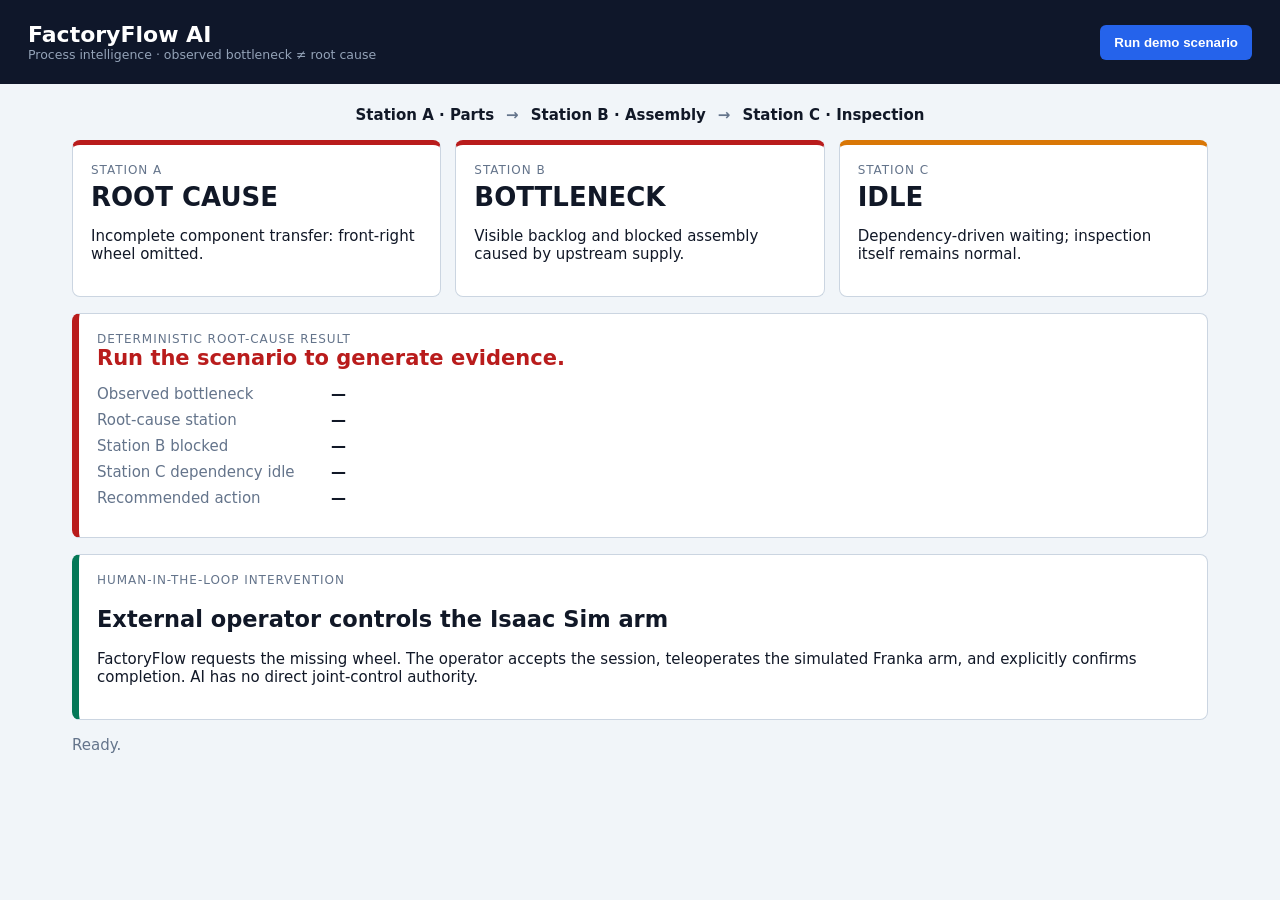
<file: services/core/static/factoryflow.html>
<!doctype html>
<html lang="en"><head><meta charset="utf-8"><meta name="viewport" content="width=device-width,initial-scale=1">
<title>FactoryFlow AI</title><style>
:root{--ink:#111827;--muted:#64748b;--line:#cbd5e1;--bg:#f1f5f9;--card:#fff;--bad:#b91c1c;--ok:#047857;--blue:#1d4ed8}
*{box-sizing:border-box}body{margin:0;background:var(--bg);color:var(--ink);font:15px system-ui,sans-serif}header{padding:22px 28px;background:#0f172a;color:#fff;display:flex;justify-content:space-between;align-items:center}h1{margin:0;font-size:22px}header small{display:block;color:#94a3b8;font-weight:400}button{border:0;border-radius:6px;padding:10px 14px;background:#2563eb;color:#fff;font-weight:700;cursor:pointer}main{max-width:1180px;margin:auto;padding:22px;display:grid;gap:16px}.stations{display:grid;grid-template-columns:repeat(3,1fr);gap:14px}.card{background:var(--card);border:1px solid var(--line);border-radius:8px;padding:18px}.station{border-top:5px solid var(--blue)}.station.bad{border-top-color:var(--bad)}.station.idle{border-top-color:#d97706}.label{font-size:12px;text-transform:uppercase;letter-spacing:.08em;color:var(--muted)}.value{font-size:26px;font-weight:800;margin:5px 0}.flow{display:flex;align-items:center;justify-content:center;gap:12px;font-weight:800}.arrow{color:var(--muted)}.insight{border-left:7px solid var(--bad)}.root{font-size:21px;font-weight:800;color:var(--bad)}dl{display:grid;grid-template-columns:220px 1fr;gap:8px 14px;margin:12px 0}dt{color:var(--muted)}dd{margin:0;font-weight:650}.human{border-left:7px solid var(--ok)}#status{color:var(--muted)}@media(max-width:760px){.stations{grid-template-columns:1fr}.flow{flex-direction:column}dl{grid-template-columns:1fr}}
</style></head><body><header><div><h1>FactoryFlow AI</h1><small>Process intelligence · observed bottleneck ≠ root cause</small></div><button onclick="runDemo()">Run demo scenario</button></header>
<main><div class="flow"><span>Station A · Parts</span><span class="arrow">→</span><span>Station B · Assembly</span><span class="arrow">→</span><span>Station C · Inspection</span></div>
<section class="stations"><article class="card station bad"><div class="label">Station A</div><div class="value">ROOT CAUSE</div><p>Incomplete component transfer: front-right wheel omitted.</p></article><article class="card station bad"><div class="label">Station B</div><div class="value">BOTTLENECK</div><p>Visible backlog and blocked assembly caused by upstream supply.</p></article><article class="card station idle"><div class="label">Station C</div><div class="value">IDLE</div><p>Dependency-driven waiting; inspection itself remains normal.</p></article></section>
<article class="card insight"><div class="label">Deterministic root-cause result</div><div class="root" id="root">Run the scenario to generate evidence.</div><p id="summary"></p><dl><dt>Observed bottleneck</dt><dd id="bottleneck">—</dd><dt>Root-cause station</dt><dd id="origin">—</dd><dt>Station B blocked</dt><dd id="blocked">—</dd><dt>Station C dependency idle</dt><dd id="idle">—</dd><dt>Recommended action</dt><dd id="recommendation">—</dd></dl></article>
<article class="card human"><div class="label">Human-in-the-loop intervention</div><h2>External operator controls the Isaac Sim arm</h2><p>FactoryFlow requests the missing wheel. The operator accepts the session, teleoperates the simulated Franka arm, and explicitly confirms completion. AI has no direct joint-control authority.</p></article><div id="status">Ready.</div></main>
<script>
const el=id=>document.getElementById(id);async function runDemo(){el('status').textContent='Generating normal and failure cycles…';const r=await fetch('/factoryflow/demo',{method:'POST'});const d=await r.json();if(!r.ok){el('status').textContent=d.detail||'Demo failed';return}el('root').textContent=`Root cause: ${(d.root_cause_station||'unknown').replaceAll('_',' ').toUpperCase()}`;el('summary').textContent=d.summary;el('bottleneck').textContent=(d.observed_bottleneck||'—').replaceAll('_',' ');el('origin').textContent=(d.root_cause_station||'—').replaceAll('_',' ');el('blocked').textContent=`${d.assembly_blocked_seconds} seconds`;el('idle').textContent=`${d.dependency_idle_seconds} seconds`;el('recommendation').textContent=d.recommendation;el('status').textContent=`Evidence stored in run ${d.run_id}.`;}
</script></body></html>
</file>
